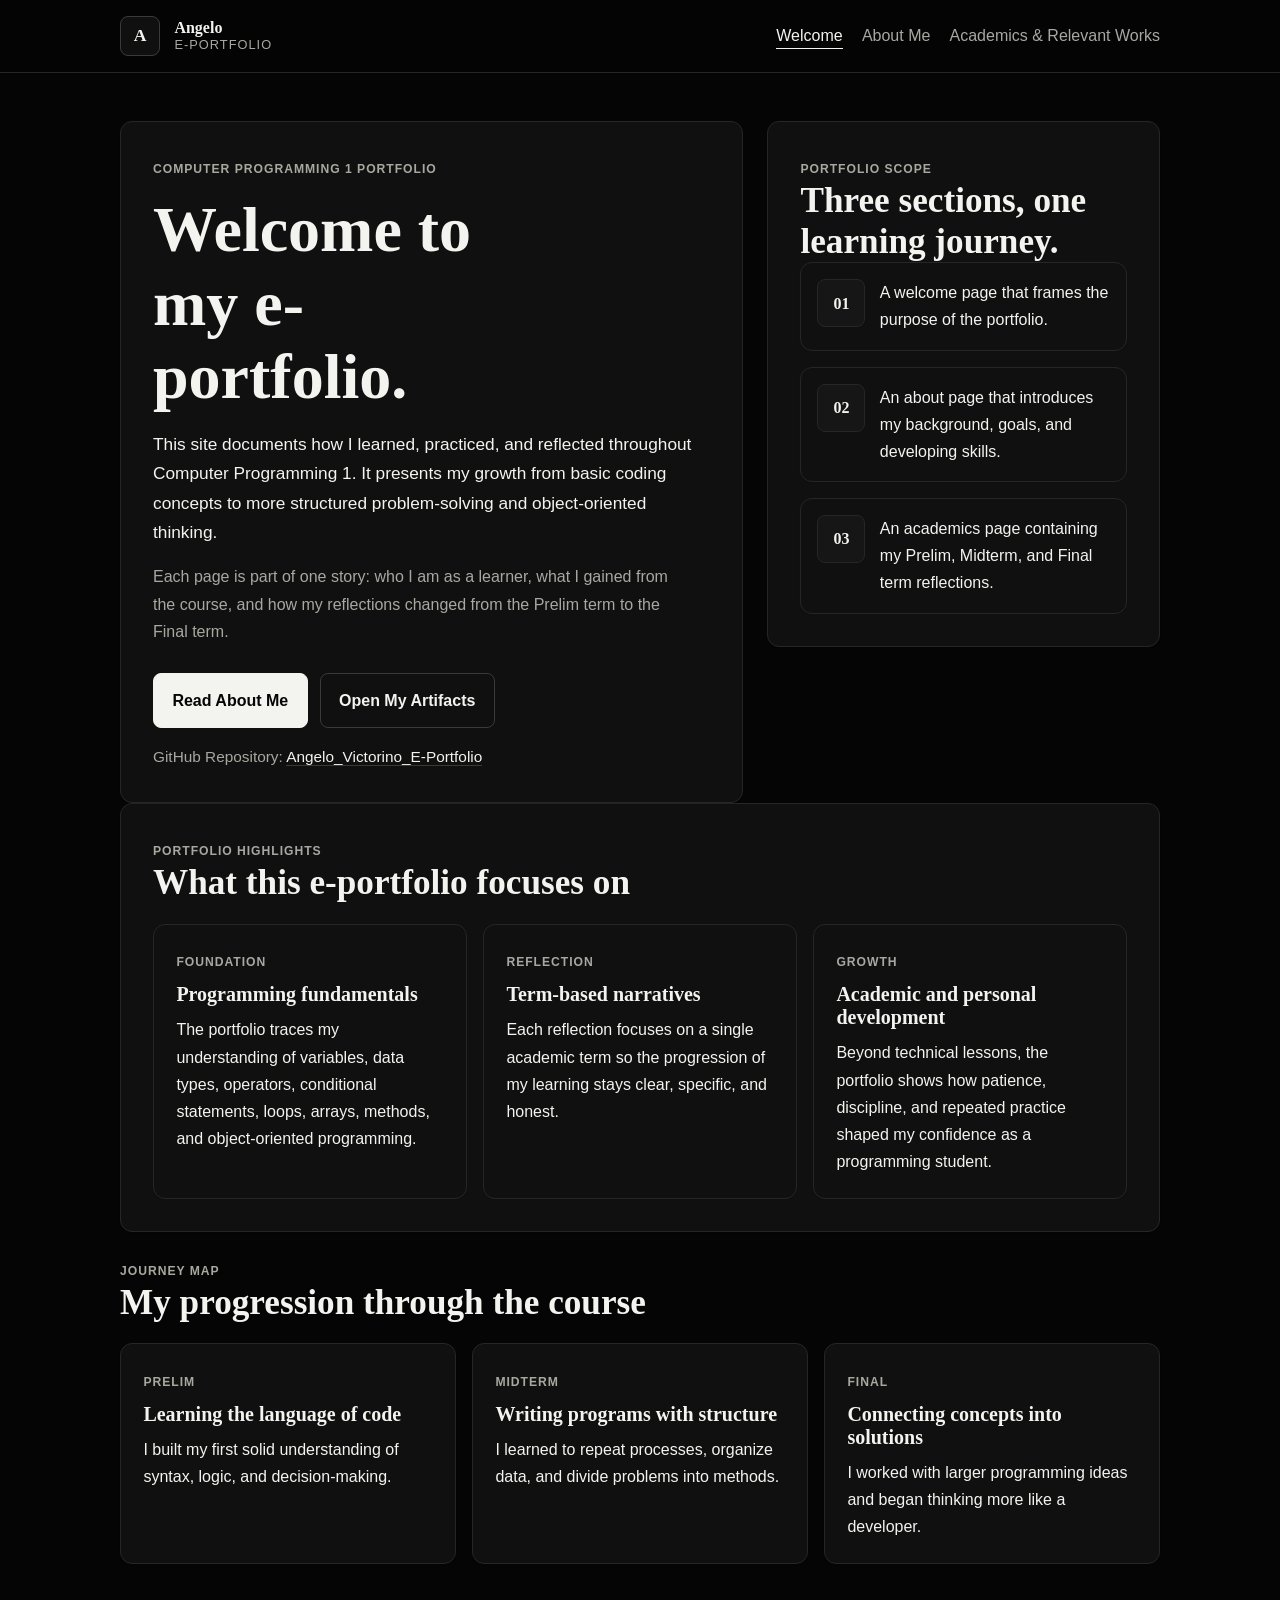
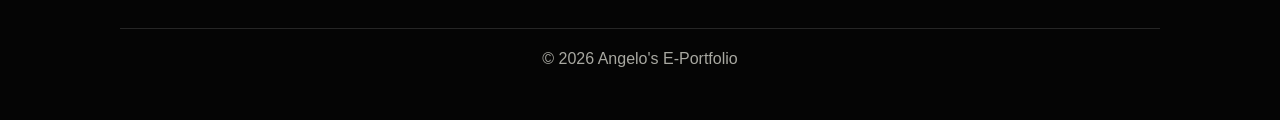
<file: index.html>
<!DOCTYPE html>
<html lang="en">
<head>
    <meta charset="UTF-8">
    <meta name="viewport" content="width=device-width, initial-scale=1.0">
    <title>Angelo's E-Portfolio</title>
    <link rel="stylesheet" href="style.css">
</head>
<body>
    <header class="site-header">
        <nav class="navbar">
            <a class="brand" href="index.html">
                <span class="brand-mark">A</span>
                <span class="brand-copy">
                    <strong>Angelo</strong>
                    <span>E-Portfolio</span>
                </span>
            </a>
            <ul class="nav-links">
                <li><a href="index.html" class="active">Welcome</a></li>
                <li><a href="about.html">About Me</a></li>
                <li><a href="academics.html">Academics &amp; Relevant Works</a></li>
            </ul>
        </nav>
    </header>

    <main>
        <section class="hero-section">
            <div class="hero-copy">
                <p class="eyebrow">Computer Programming 1 Portfolio</p>
                <h1>Welcome to my e-portfolio.</h1>
                <p class="lead">
                    This site documents how I learned, practiced, and reflected throughout Computer Programming 1.
                    It presents my growth from basic coding concepts to more structured problem-solving and
                    object-oriented thinking.
                </p>
                <p class="supporting-text">
                    Each page is part of one story: who I am as a learner, what I gained from the course, and
                    how my reflections changed from the Prelim term to the Final term.
                </p>
                <div class="cta-row">
                    <a class="button button-primary" href="about.html">Read About Me</a>
                    <a class="button button-secondary" href="academics.html">Open My Artifacts</a>
                </div>
                <p class="repo-note">
                    GitHub Repository:
                    <a
                        class="repo-link"
                        href="https://github.com/bunnnz871/Angelo_Victorino_E-Portfolio"
                        target="_blank"
                        rel="noopener noreferrer"
                    >Angelo_Victorino_E-Portfolio</a>
                </p>
            </div>

            <aside class="hero-panel">
                <p class="panel-label">Portfolio Scope</p>
                <h2>Three sections, one learning journey.</h2>
                <div class="panel-list">
                    <div class="panel-item">
                        <span>01</span>
                        <p>A welcome page that frames the purpose of the portfolio.</p>
                    </div>
                    <div class="panel-item">
                        <span>02</span>
                        <p>An about page that introduces my background, goals, and developing skills.</p>
                    </div>
                    <div class="panel-item">
                        <span>03</span>
                        <p>An academics page containing my Prelim, Midterm, and Final term reflections.</p>
                    </div>
                </div>
            </aside>
        </section>

        <section class="section-card">
            <div class="section-heading">
                <p class="eyebrow">Portfolio Highlights</p>
                <h2>What this e-portfolio focuses on</h2>
            </div>
            <div class="feature-grid">
                <article class="feature-card">
                    <p class="card-label">Foundation</p>
                    <h3>Programming fundamentals</h3>
                    <p>
                        The portfolio traces my understanding of variables, data types, operators,
                        conditional statements, loops, arrays, methods, and object-oriented programming.
                    </p>
                </article>
                <article class="feature-card">
                    <p class="card-label">Reflection</p>
                    <h3>Term-based narratives</h3>
                    <p>
                        Each reflection focuses on a single academic term so the progression of my learning
                        stays clear, specific, and honest.
                    </p>
                </article>
                <article class="feature-card">
                    <p class="card-label">Growth</p>
                    <h3>Academic and personal development</h3>
                    <p>
                        Beyond technical lessons, the portfolio shows how patience, discipline, and repeated
                        practice shaped my confidence as a programming student.
                    </p>
                </article>
            </div>
        </section>

        <section class="milestone-section">
            <div class="section-heading">
                <p class="eyebrow">Journey Map</p>
                <h2>My progression through the course</h2>
            </div>
            <div class="milestone-grid">
                <article class="milestone-card">
                    <span class="milestone-step">Prelim</span>
                    <h3>Learning the language of code</h3>
                    <p>I built my first solid understanding of syntax, logic, and decision-making.</p>
                </article>
                <article class="milestone-card">
                    <span class="milestone-step">Midterm</span>
                    <h3>Writing programs with structure</h3>
                    <p>I learned to repeat processes, organize data, and divide problems into methods.</p>
                </article>
                <article class="milestone-card">
                    <span class="milestone-step">Final</span>
                    <h3>Connecting concepts into solutions</h3>
                    <p>I worked with larger programming ideas and began thinking more like a developer.</p>
                </article>
            </div>
        </section>
    </main>

    <footer class="site-footer">
        <p>&copy; 2026 Angelo's E-Portfolio</p>
    </footer>
</body>
</html>
</file>
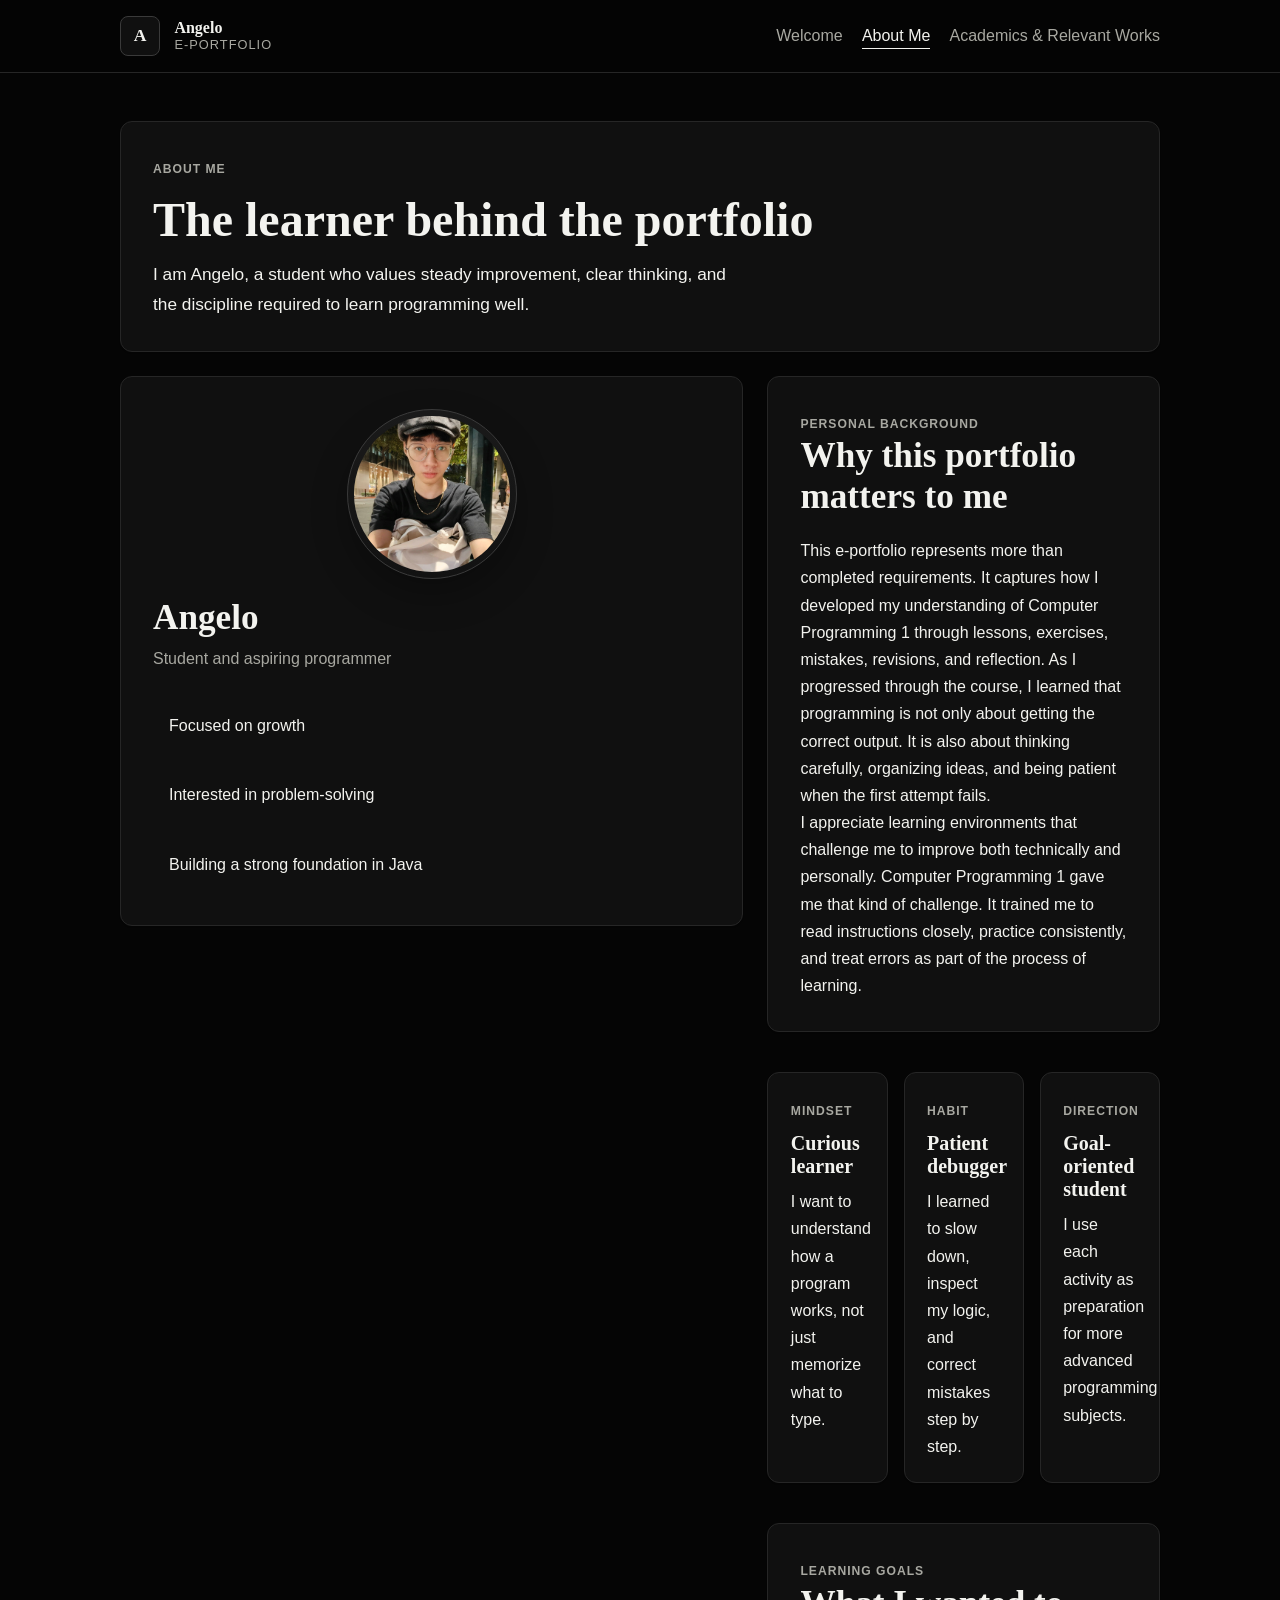
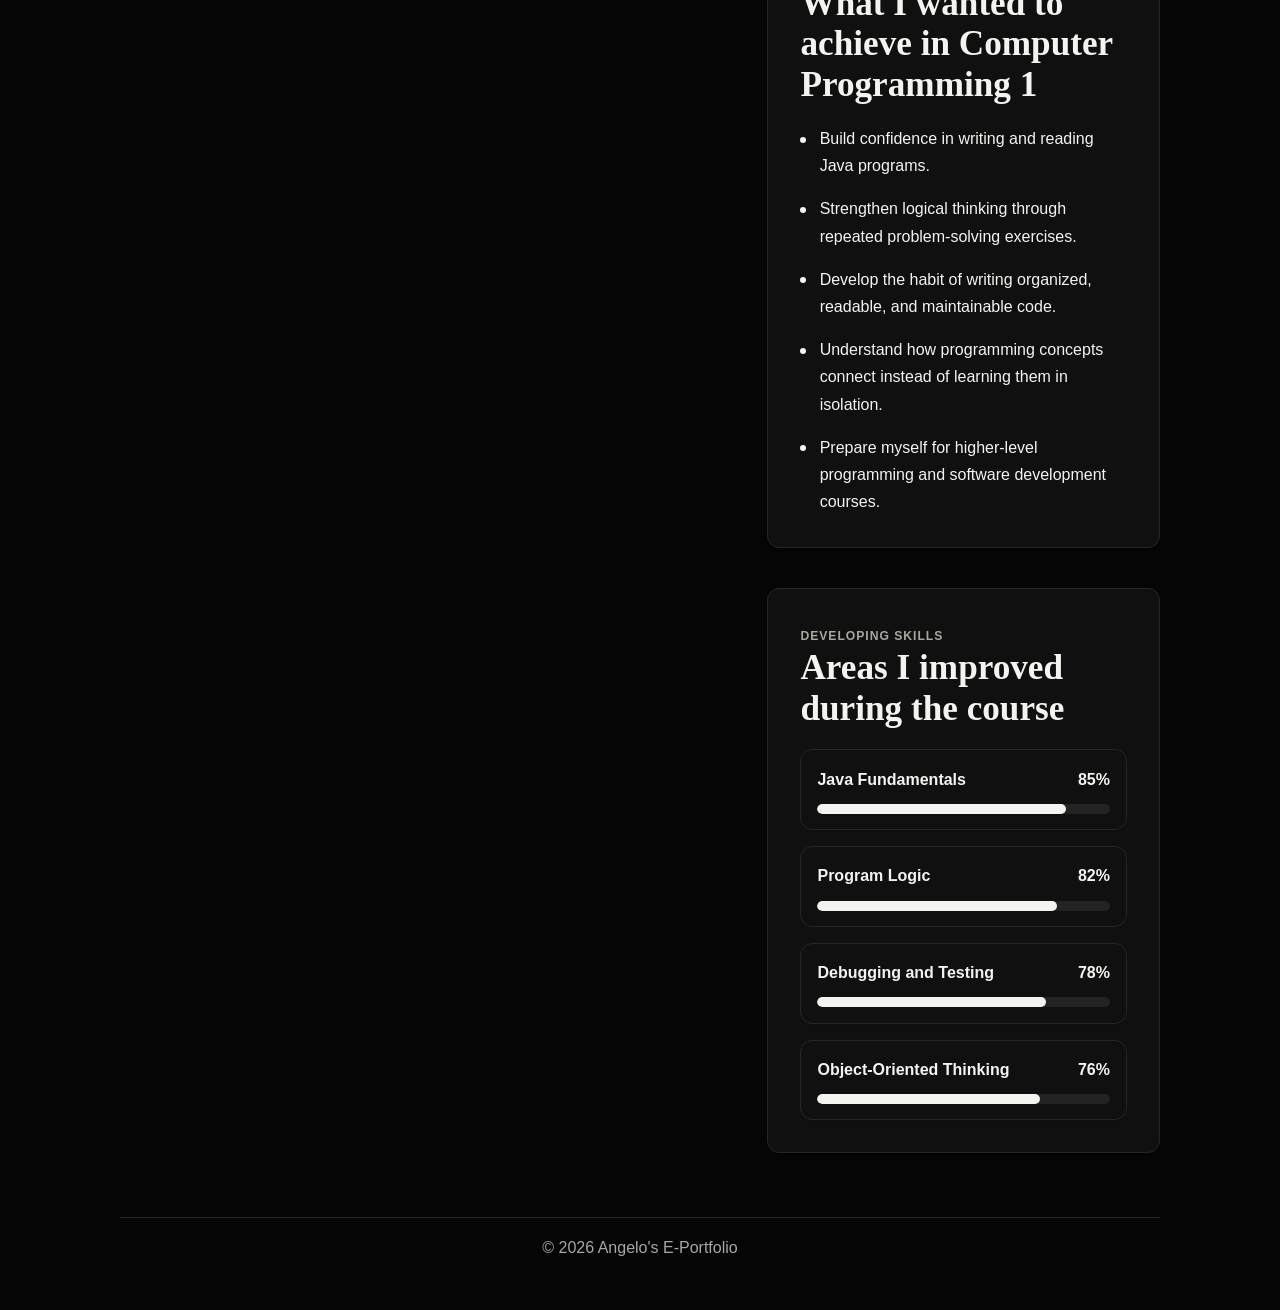
<file: about.html>
<!DOCTYPE html>
<html lang="en">
<head>
    <meta charset="UTF-8">
    <meta name="viewport" content="width=device-width, initial-scale=1.0">
    <title>About Me - Angelo's E-Portfolio</title>
    <link rel="stylesheet" href="style.css">
</head>
<body>
    <header class="site-header">
        <nav class="navbar">
            <a class="brand" href="index.html">
                <span class="brand-mark">A</span>
                <span class="brand-copy">
                    <strong>Angelo</strong>
                    <span>E-Portfolio</span>
                </span>
            </a>
            <ul class="nav-links">
                <li><a href="index.html">Welcome</a></li>
                <li><a href="about.html" class="active">About Me</a></li>
                <li><a href="academics.html">Academics &amp; Relevant Works</a></li>
            </ul>
        </nav>
    </header>

    <main>
        <section class="page-intro">
            <p class="eyebrow">About Me</p>
            <h1>The learner behind the portfolio</h1>
            <p class="lead">
                I am Angelo, a student who values steady improvement, clear thinking, and the discipline
                required to learn programming well.
            </p>
        </section>

        <section class="about-layout">
            <aside class="profile-card">
                <div class="profile-photo-wrap">
                    <img src="images/about-photo.jpg" alt="Portrait of Angelo" class="profile-photo">
                </div>
                <h2>Angelo</h2>
                <p>Student and aspiring programmer</p>
                <div class="profile-meta">
                    <span>Focused on growth</span>
                    <span>Interested in problem-solving</span>
                    <span>Building a strong foundation in Java</span>
                </div>
            </aside>

            <div class="content-stack">
                <article class="section-card">
                    <div class="section-heading">
                        <p class="eyebrow">Personal Background</p>
                        <h2>Why this portfolio matters to me</h2>
                    </div>
                    <p>
                        This e-portfolio represents more than completed requirements. It captures how I
                        developed my understanding of Computer Programming 1 through lessons, exercises,
                        mistakes, revisions, and reflection. As I progressed through the course, I learned
                        that programming is not only about getting the correct output. It is also about
                        thinking carefully, organizing ideas, and being patient when the first attempt fails.
                    </p>
                    <p>
                        I appreciate learning environments that challenge me to improve both technically and
                        personally. Computer Programming 1 gave me that kind of challenge. It trained me to
                        read instructions closely, practice consistently, and treat errors as part of the
                        process of learning.
                    </p>
                </article>

                <div class="three-up-grid">
                    <article class="mini-card">
                        <p class="card-label">Mindset</p>
                        <h3>Curious learner</h3>
                        <p>I want to understand how a program works, not just memorize what to type.</p>
                    </article>
                    <article class="mini-card">
                        <p class="card-label">Habit</p>
                        <h3>Patient debugger</h3>
                        <p>I learned to slow down, inspect my logic, and correct mistakes step by step.</p>
                    </article>
                    <article class="mini-card">
                        <p class="card-label">Direction</p>
                        <h3>Goal-oriented student</h3>
                        <p>I use each activity as preparation for more advanced programming subjects.</p>
                    </article>
                </div>

                <article class="section-card">
                    <div class="section-heading">
                        <p class="eyebrow">Learning Goals</p>
                        <h2>What I wanted to achieve in Computer Programming 1</h2>
                    </div>
                    <ul class="clean-list">
                        <li>Build confidence in writing and reading Java programs.</li>
                        <li>Strengthen logical thinking through repeated problem-solving exercises.</li>
                        <li>Develop the habit of writing organized, readable, and maintainable code.</li>
                        <li>Understand how programming concepts connect instead of learning them in isolation.</li>
                        <li>Prepare myself for higher-level programming and software development courses.</li>
                    </ul>
                </article>

                <article class="section-card">
                    <div class="section-heading">
                        <p class="eyebrow">Developing Skills</p>
                        <h2>Areas I improved during the course</h2>
                    </div>
                    <div class="skills-grid">
                        <div class="skill-item">
                            <div class="skill-topline">
                                <span>Java Fundamentals</span>
                                <span>85%</span>
                            </div>
                            <div class="skill-bar">
                                <div class="skill-progress" style="width: 85%;"></div>
                            </div>
                        </div>
                        <div class="skill-item">
                            <div class="skill-topline">
                                <span>Program Logic</span>
                                <span>82%</span>
                            </div>
                            <div class="skill-bar">
                                <div class="skill-progress" style="width: 82%;"></div>
                            </div>
                        </div>
                        <div class="skill-item">
                            <div class="skill-topline">
                                <span>Debugging and Testing</span>
                                <span>78%</span>
                            </div>
                            <div class="skill-bar">
                                <div class="skill-progress" style="width: 78%;"></div>
                            </div>
                        </div>
                        <div class="skill-item">
                            <div class="skill-topline">
                                <span>Object-Oriented Thinking</span>
                                <span>76%</span>
                            </div>
                            <div class="skill-bar">
                                <div class="skill-progress" style="width: 76%;"></div>
                            </div>
                        </div>
                    </div>
                </article>
            </div>
        </section>
    </main>

    <footer class="site-footer">
        <p>&copy; 2026 Angelo's E-Portfolio</p>
    </footer>
</body>
</html>
</file>
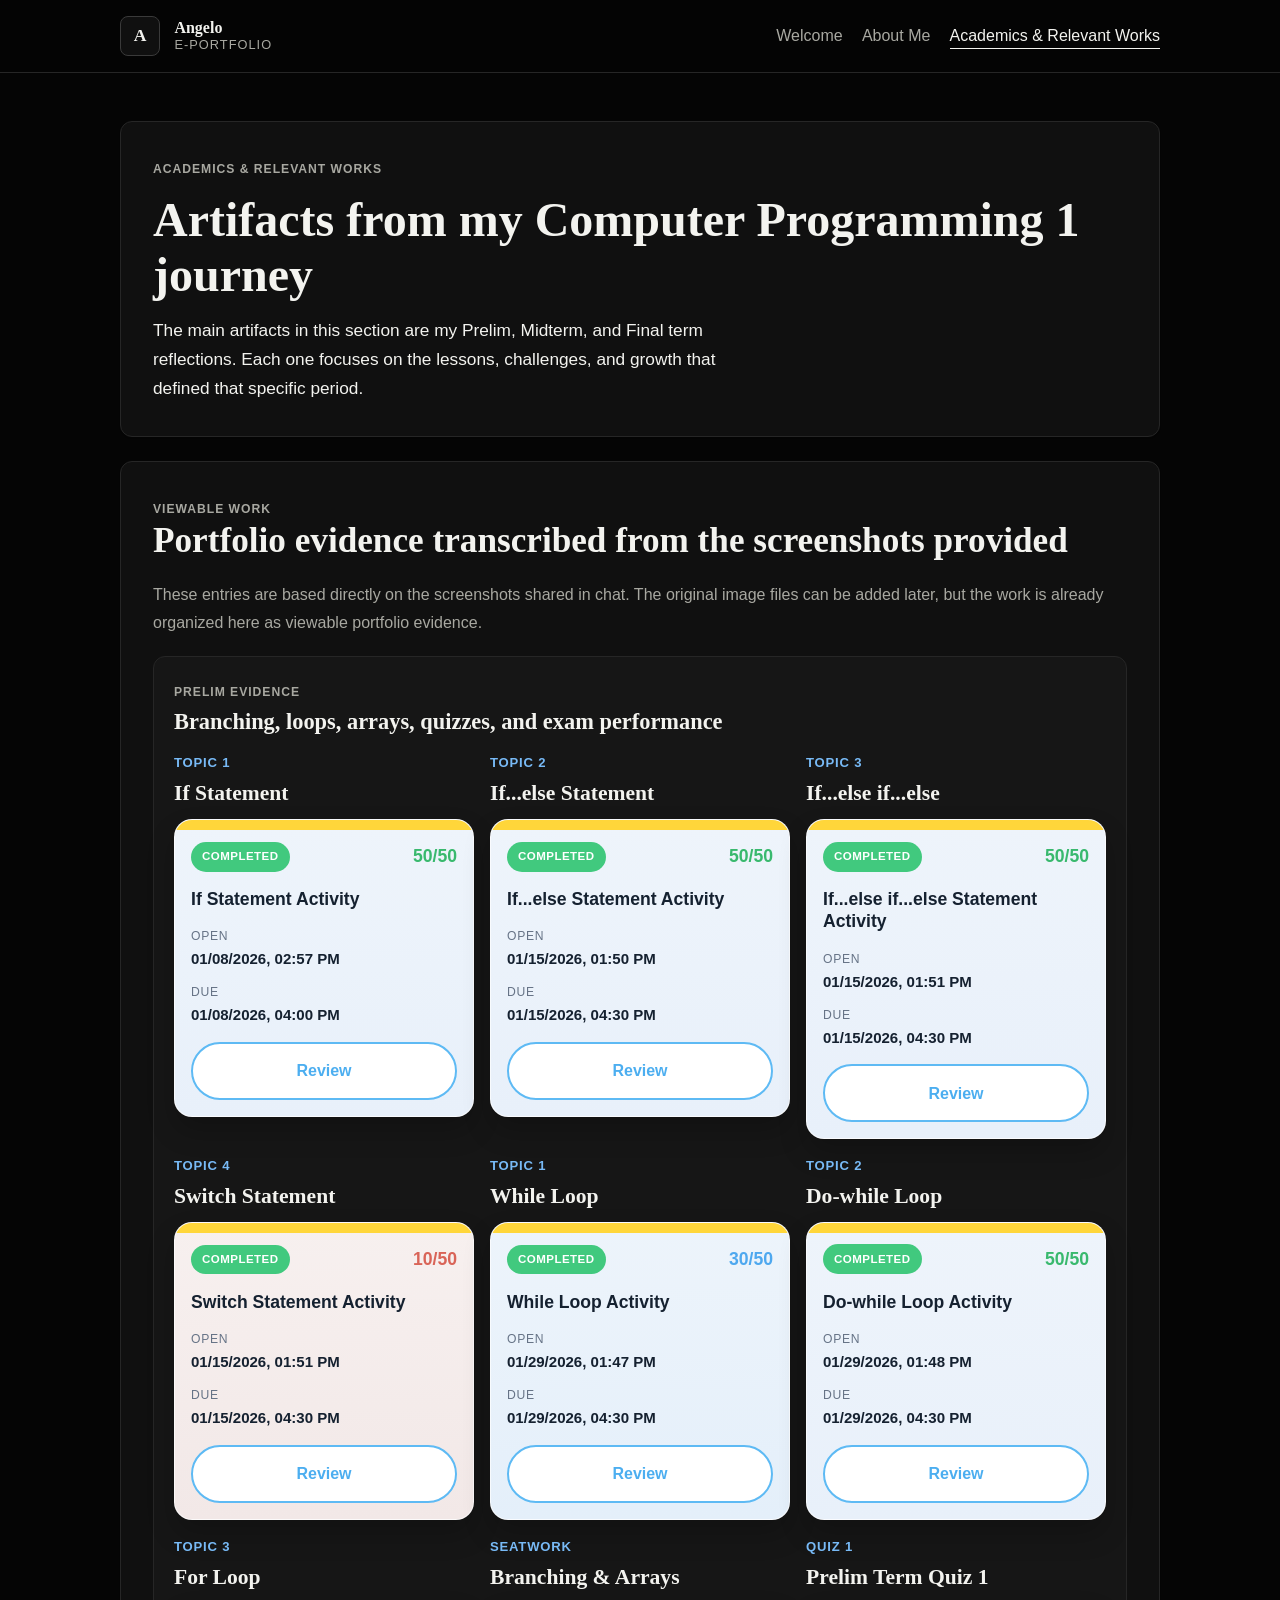
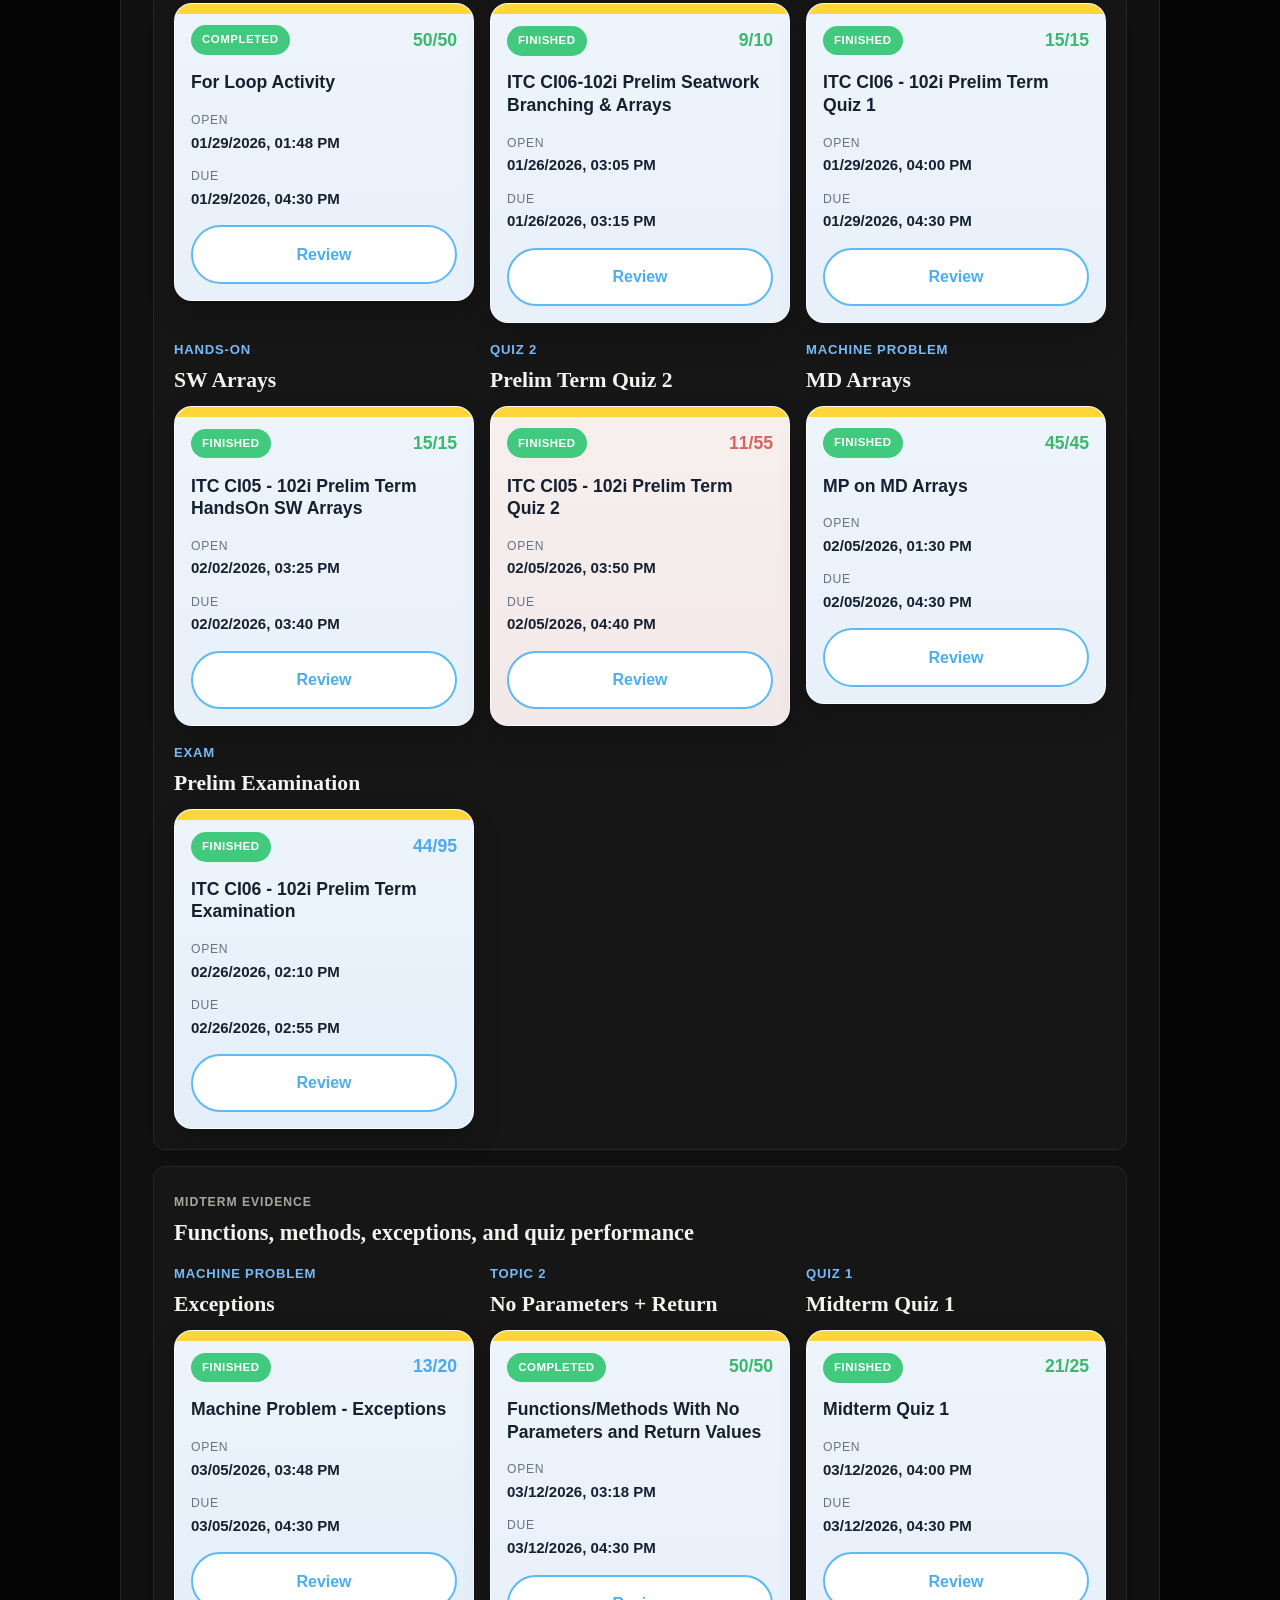
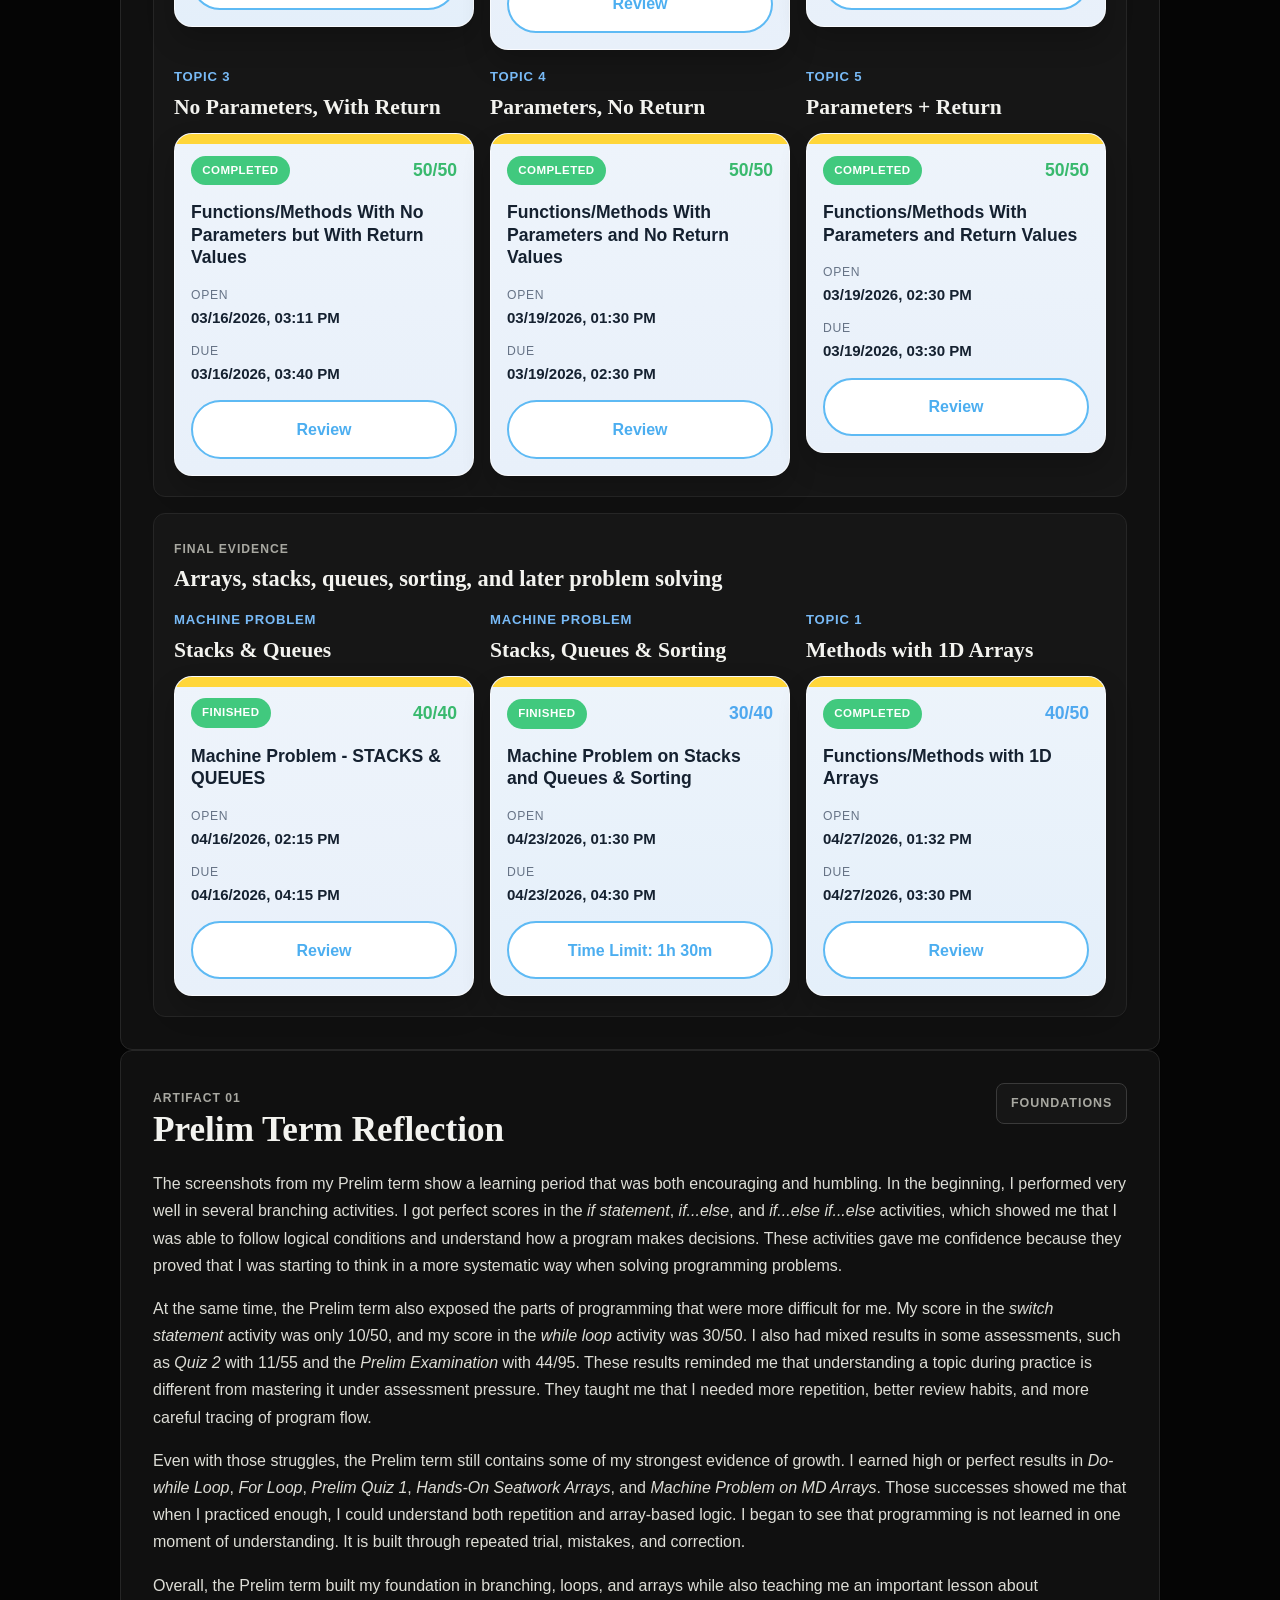
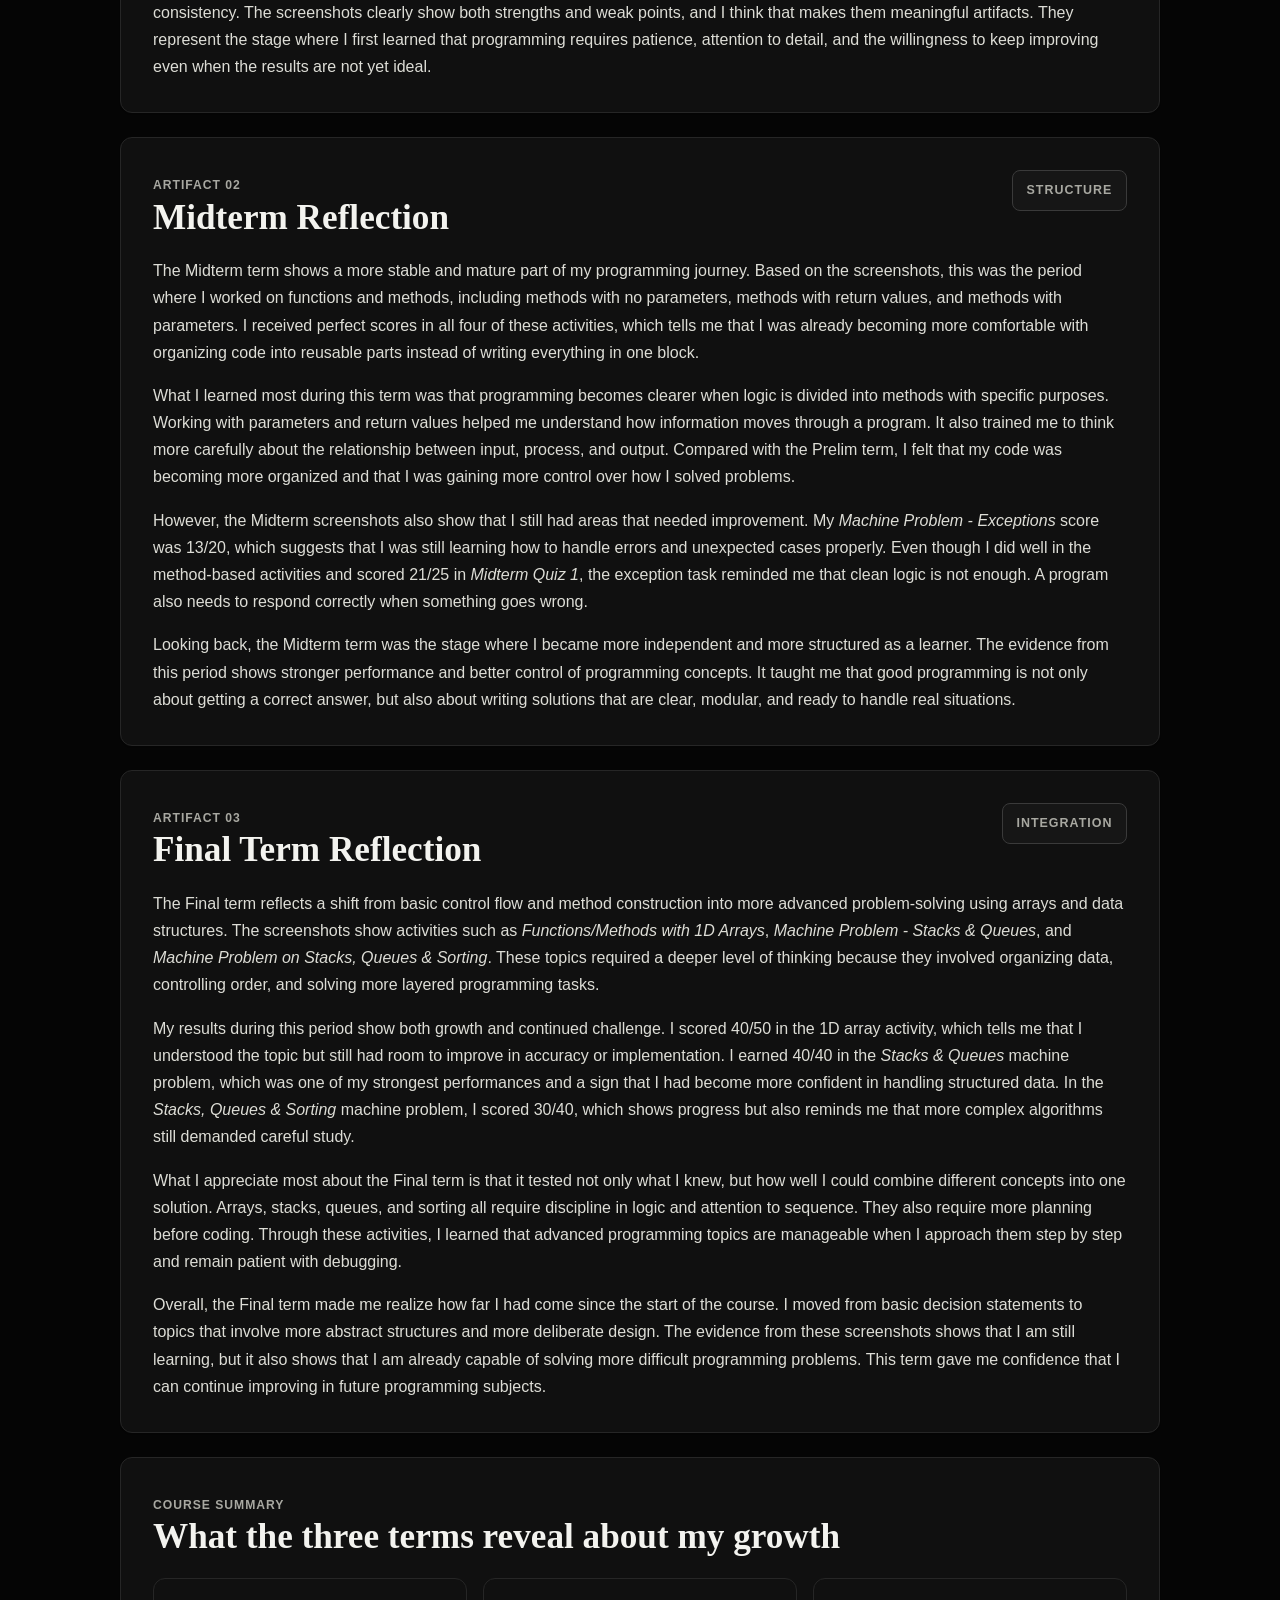
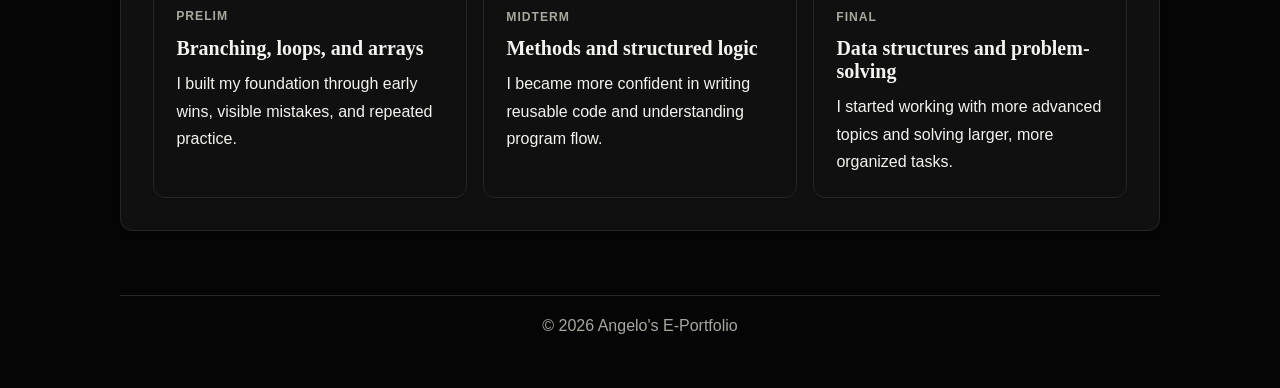
<file: academics.html>
<!DOCTYPE html>
<html lang="en">
<head>
    <meta charset="UTF-8">
    <meta name="viewport" content="width=device-width, initial-scale=1.0">
    <title>Academics &amp; Relevant Works - Angelo's E-Portfolio</title>
    <link rel="stylesheet" href="style.css">
</head>
<body>
    <header class="site-header">
        <nav class="navbar">
            <a class="brand" href="index.html">
                <span class="brand-mark">A</span>
                <span class="brand-copy">
                    <strong>Angelo</strong>
                    <span>E-Portfolio</span>
                </span>
            </a>
            <ul class="nav-links">
                <li><a href="index.html">Welcome</a></li>
                <li><a href="about.html">About Me</a></li>
                <li><a href="academics.html" class="active">Academics &amp; Relevant Works</a></li>
            </ul>
        </nav>
    </header>

    <main>
        <section class="page-intro">
            <p class="eyebrow">Academics &amp; Relevant Works</p>
            <h1>Artifacts from my Computer Programming 1 journey</h1>
            <p class="lead">
                The main artifacts in this section are my Prelim, Midterm, and Final term reflections.
                Each one focuses on the lessons, challenges, and growth that defined that specific period.
            </p>
        </section>

        <section class="section-card">
            <div class="section-heading">
                <p class="eyebrow">Viewable Work</p>
                <h2>Portfolio evidence transcribed from the screenshots provided</h2>
            </div>
            <p class="evidence-note">
                These entries are based directly on the screenshots shared in chat. The original image files can be
                added later, but the work is already organized here as viewable portfolio evidence.
            </p>

            <div class="term-groups">
                <section class="term-panel">
                    <div class="term-panel-header">
                        <p class="eyebrow">Prelim Evidence</p>
                        <h3>Branching, loops, arrays, quizzes, and exam performance</h3>
                    </div>
                    <div class="preview-grid">
                        <article class="preview-card preview-good" style="--delay: 0.02s;">
                            <p class="preview-topic">Topic 1</p>
                            <h4>If Statement</h4>
                            <div class="preview-sheet">
                                <div class="preview-head">
                                    <span class="preview-state">Completed</span>
                                    <span class="preview-grade">50/50</span>
                                </div>
                                <p class="preview-title">If Statement Activity</p>
                                <div class="preview-dates">
                                    <div><span>Open</span><strong>01/08/2026, 02:57 PM</strong></div>
                                    <div><span>Due</span><strong>01/08/2026, 04:00 PM</strong></div>
                                </div>
                                <span class="preview-action">Review</span>
                            </div>
                        </article>

                        <article class="preview-card preview-good" style="--delay: 0.05s;">
                            <p class="preview-topic">Topic 2</p>
                            <h4>If...else Statement</h4>
                            <div class="preview-sheet">
                                <div class="preview-head">
                                    <span class="preview-state">Completed</span>
                                    <span class="preview-grade">50/50</span>
                                </div>
                                <p class="preview-title">If...else Statement Activity</p>
                                <div class="preview-dates">
                                    <div><span>Open</span><strong>01/15/2026, 01:50 PM</strong></div>
                                    <div><span>Due</span><strong>01/15/2026, 04:30 PM</strong></div>
                                </div>
                                <span class="preview-action">Review</span>
                            </div>
                        </article>

                        <article class="preview-card preview-good" style="--delay: 0.08s;">
                            <p class="preview-topic">Topic 3</p>
                            <h4>If...else if...else</h4>
                            <div class="preview-sheet">
                                <div class="preview-head">
                                    <span class="preview-state">Completed</span>
                                    <span class="preview-grade">50/50</span>
                                </div>
                                <p class="preview-title">If...else if...else Statement Activity</p>
                                <div class="preview-dates">
                                    <div><span>Open</span><strong>01/15/2026, 01:51 PM</strong></div>
                                    <div><span>Due</span><strong>01/15/2026, 04:30 PM</strong></div>
                                </div>
                                <span class="preview-action">Review</span>
                            </div>
                        </article>

                        <article class="preview-card preview-low" style="--delay: 0.11s;">
                            <p class="preview-topic">Topic 4</p>
                            <h4>Switch Statement</h4>
                            <div class="preview-sheet">
                                <div class="preview-head">
                                    <span class="preview-state">Completed</span>
                                    <span class="preview-grade">10/50</span>
                                </div>
                                <p class="preview-title">Switch Statement Activity</p>
                                <div class="preview-dates">
                                    <div><span>Open</span><strong>01/15/2026, 01:51 PM</strong></div>
                                    <div><span>Due</span><strong>01/15/2026, 04:30 PM</strong></div>
                                </div>
                                <span class="preview-action">Review</span>
                            </div>
                        </article>

                        <article class="preview-card preview-mid" style="--delay: 0.14s;">
                            <p class="preview-topic">Topic 1</p>
                            <h4>While Loop</h4>
                            <div class="preview-sheet">
                                <div class="preview-head">
                                    <span class="preview-state">Completed</span>
                                    <span class="preview-grade">30/50</span>
                                </div>
                                <p class="preview-title">While Loop Activity</p>
                                <div class="preview-dates">
                                    <div><span>Open</span><strong>01/29/2026, 01:47 PM</strong></div>
                                    <div><span>Due</span><strong>01/29/2026, 04:30 PM</strong></div>
                                </div>
                                <span class="preview-action">Review</span>
                            </div>
                        </article>

                        <article class="preview-card preview-good" style="--delay: 0.17s;">
                            <p class="preview-topic">Topic 2</p>
                            <h4>Do-while Loop</h4>
                            <div class="preview-sheet">
                                <div class="preview-head">
                                    <span class="preview-state">Completed</span>
                                    <span class="preview-grade">50/50</span>
                                </div>
                                <p class="preview-title">Do-while Loop Activity</p>
                                <div class="preview-dates">
                                    <div><span>Open</span><strong>01/29/2026, 01:48 PM</strong></div>
                                    <div><span>Due</span><strong>01/29/2026, 04:30 PM</strong></div>
                                </div>
                                <span class="preview-action">Review</span>
                            </div>
                        </article>

                        <article class="preview-card preview-good" style="--delay: 0.20s;">
                            <p class="preview-topic">Topic 3</p>
                            <h4>For Loop</h4>
                            <div class="preview-sheet">
                                <div class="preview-head">
                                    <span class="preview-state">Completed</span>
                                    <span class="preview-grade">50/50</span>
                                </div>
                                <p class="preview-title">For Loop Activity</p>
                                <div class="preview-dates">
                                    <div><span>Open</span><strong>01/29/2026, 01:48 PM</strong></div>
                                    <div><span>Due</span><strong>01/29/2026, 04:30 PM</strong></div>
                                </div>
                                <span class="preview-action">Review</span>
                            </div>
                        </article>

                        <article class="preview-card preview-good" style="--delay: 0.23s;">
                            <p class="preview-topic">Seatwork</p>
                            <h4>Branching &amp; Arrays</h4>
                            <div class="preview-sheet">
                                <div class="preview-head">
                                    <span class="preview-state">Finished</span>
                                    <span class="preview-grade">9/10</span>
                                </div>
                                <p class="preview-title">ITC CI06-102i Prelim Seatwork Branching &amp; Arrays</p>
                                <div class="preview-dates">
                                    <div><span>Open</span><strong>01/26/2026, 03:05 PM</strong></div>
                                    <div><span>Due</span><strong>01/26/2026, 03:15 PM</strong></div>
                                </div>
                                <span class="preview-action">Review</span>
                            </div>
                        </article>

                        <article class="preview-card preview-good" style="--delay: 0.26s;">
                            <p class="preview-topic">Quiz 1</p>
                            <h4>Prelim Term Quiz 1</h4>
                            <div class="preview-sheet">
                                <div class="preview-head">
                                    <span class="preview-state">Finished</span>
                                    <span class="preview-grade">15/15</span>
                                </div>
                                <p class="preview-title">ITC CI06 - 102i Prelim Term Quiz 1</p>
                                <div class="preview-dates">
                                    <div><span>Open</span><strong>01/29/2026, 04:00 PM</strong></div>
                                    <div><span>Due</span><strong>01/29/2026, 04:30 PM</strong></div>
                                </div>
                                <span class="preview-action">Review</span>
                            </div>
                        </article>

                        <article class="preview-card preview-good" style="--delay: 0.29s;">
                            <p class="preview-topic">Hands-On</p>
                            <h4>SW Arrays</h4>
                            <div class="preview-sheet">
                                <div class="preview-head">
                                    <span class="preview-state">Finished</span>
                                    <span class="preview-grade">15/15</span>
                                </div>
                                <p class="preview-title">ITC CI05 - 102i Prelim Term HandsOn SW Arrays</p>
                                <div class="preview-dates">
                                    <div><span>Open</span><strong>02/02/2026, 03:25 PM</strong></div>
                                    <div><span>Due</span><strong>02/02/2026, 03:40 PM</strong></div>
                                </div>
                                <span class="preview-action">Review</span>
                            </div>
                        </article>

                        <article class="preview-card preview-low" style="--delay: 0.32s;">
                            <p class="preview-topic">Quiz 2</p>
                            <h4>Prelim Term Quiz 2</h4>
                            <div class="preview-sheet">
                                <div class="preview-head">
                                    <span class="preview-state">Finished</span>
                                    <span class="preview-grade">11/55</span>
                                </div>
                                <p class="preview-title">ITC CI05 - 102i Prelim Term Quiz 2</p>
                                <div class="preview-dates">
                                    <div><span>Open</span><strong>02/05/2026, 03:50 PM</strong></div>
                                    <div><span>Due</span><strong>02/05/2026, 04:40 PM</strong></div>
                                </div>
                                <span class="preview-action">Review</span>
                            </div>
                        </article>

                        <article class="preview-card preview-good" style="--delay: 0.35s;">
                            <p class="preview-topic">Machine Problem</p>
                            <h4>MD Arrays</h4>
                            <div class="preview-sheet">
                                <div class="preview-head">
                                    <span class="preview-state">Finished</span>
                                    <span class="preview-grade">45/45</span>
                                </div>
                                <p class="preview-title">MP on MD Arrays</p>
                                <div class="preview-dates">
                                    <div><span>Open</span><strong>02/05/2026, 01:30 PM</strong></div>
                                    <div><span>Due</span><strong>02/05/2026, 04:30 PM</strong></div>
                                </div>
                                <span class="preview-action">Review</span>
                            </div>
                        </article>

                        <article class="preview-card preview-mid" style="--delay: 0.38s;">
                            <p class="preview-topic">Exam</p>
                            <h4>Prelim Examination</h4>
                            <div class="preview-sheet">
                                <div class="preview-head">
                                    <span class="preview-state">Finished</span>
                                    <span class="preview-grade">44/95</span>
                                </div>
                                <p class="preview-title">ITC CI06 - 102i Prelim Term Examination</p>
                                <div class="preview-dates">
                                    <div><span>Open</span><strong>02/26/2026, 02:10 PM</strong></div>
                                    <div><span>Due</span><strong>02/26/2026, 02:55 PM</strong></div>
                                </div>
                                <span class="preview-action">Review</span>
                            </div>
                        </article>
                    </div>
                </section>

                <section class="term-panel">
                    <div class="term-panel-header">
                        <p class="eyebrow">Midterm Evidence</p>
                        <h3>Functions, methods, exceptions, and quiz performance</h3>
                    </div>
                    <div class="preview-grid">
                        <article class="preview-card preview-mid" style="--delay: 0.03s;">
                            <p class="preview-topic">Machine Problem</p>
                            <h4>Exceptions</h4>
                            <div class="preview-sheet">
                                <div class="preview-head">
                                    <span class="preview-state">Finished</span>
                                    <span class="preview-grade">13/20</span>
                                </div>
                                <p class="preview-title">Machine Problem - Exceptions</p>
                                <div class="preview-dates">
                                    <div><span>Open</span><strong>03/05/2026, 03:48 PM</strong></div>
                                    <div><span>Due</span><strong>03/05/2026, 04:30 PM</strong></div>
                                </div>
                                <span class="preview-action">Review</span>
                            </div>
                        </article>

                        <article class="preview-card preview-good" style="--delay: 0.06s;">
                            <p class="preview-topic">Topic 2</p>
                            <h4>No Parameters + Return</h4>
                            <div class="preview-sheet">
                                <div class="preview-head">
                                    <span class="preview-state">Completed</span>
                                    <span class="preview-grade">50/50</span>
                                </div>
                                <p class="preview-title">Functions/Methods With No Parameters and Return Values</p>
                                <div class="preview-dates">
                                    <div><span>Open</span><strong>03/12/2026, 03:18 PM</strong></div>
                                    <div><span>Due</span><strong>03/12/2026, 04:30 PM</strong></div>
                                </div>
                                <span class="preview-action">Review</span>
                            </div>
                        </article>

                        <article class="preview-card preview-good" style="--delay: 0.09s;">
                            <p class="preview-topic">Quiz 1</p>
                            <h4>Midterm Quiz 1</h4>
                            <div class="preview-sheet">
                                <div class="preview-head">
                                    <span class="preview-state">Finished</span>
                                    <span class="preview-grade">21/25</span>
                                </div>
                                <p class="preview-title">Midterm Quiz 1</p>
                                <div class="preview-dates">
                                    <div><span>Open</span><strong>03/12/2026, 04:00 PM</strong></div>
                                    <div><span>Due</span><strong>03/12/2026, 04:30 PM</strong></div>
                                </div>
                                <span class="preview-action">Review</span>
                            </div>
                        </article>

                        <article class="preview-card preview-good" style="--delay: 0.12s;">
                            <p class="preview-topic">Topic 3</p>
                            <h4>No Parameters, With Return</h4>
                            <div class="preview-sheet">
                                <div class="preview-head">
                                    <span class="preview-state">Completed</span>
                                    <span class="preview-grade">50/50</span>
                                </div>
                                <p class="preview-title">Functions/Methods With No Parameters but With Return Values</p>
                                <div class="preview-dates">
                                    <div><span>Open</span><strong>03/16/2026, 03:11 PM</strong></div>
                                    <div><span>Due</span><strong>03/16/2026, 03:40 PM</strong></div>
                                </div>
                                <span class="preview-action">Review</span>
                            </div>
                        </article>

                        <article class="preview-card preview-good" style="--delay: 0.15s;">
                            <p class="preview-topic">Topic 4</p>
                            <h4>Parameters, No Return</h4>
                            <div class="preview-sheet">
                                <div class="preview-head">
                                    <span class="preview-state">Completed</span>
                                    <span class="preview-grade">50/50</span>
                                </div>
                                <p class="preview-title">Functions/Methods With Parameters and No Return Values</p>
                                <div class="preview-dates">
                                    <div><span>Open</span><strong>03/19/2026, 01:30 PM</strong></div>
                                    <div><span>Due</span><strong>03/19/2026, 02:30 PM</strong></div>
                                </div>
                                <span class="preview-action">Review</span>
                            </div>
                        </article>

                        <article class="preview-card preview-good" style="--delay: 0.18s;">
                            <p class="preview-topic">Topic 5</p>
                            <h4>Parameters + Return</h4>
                            <div class="preview-sheet">
                                <div class="preview-head">
                                    <span class="preview-state">Completed</span>
                                    <span class="preview-grade">50/50</span>
                                </div>
                                <p class="preview-title">Functions/Methods With Parameters and Return Values</p>
                                <div class="preview-dates">
                                    <div><span>Open</span><strong>03/19/2026, 02:30 PM</strong></div>
                                    <div><span>Due</span><strong>03/19/2026, 03:30 PM</strong></div>
                                </div>
                                <span class="preview-action">Review</span>
                            </div>
                        </article>
                    </div>
                </section>

                <section class="term-panel">
                    <div class="term-panel-header">
                        <p class="eyebrow">Final Evidence</p>
                        <h3>Arrays, stacks, queues, sorting, and later problem solving</h3>
                    </div>
                    <div class="preview-grid">
                        <article class="preview-card preview-good" style="--delay: 0.04s;">
                            <p class="preview-topic">Machine Problem</p>
                            <h4>Stacks &amp; Queues</h4>
                            <div class="preview-sheet">
                                <div class="preview-head">
                                    <span class="preview-state">Finished</span>
                                    <span class="preview-grade">40/40</span>
                                </div>
                                <p class="preview-title">Machine Problem - STACKS &amp; QUEUES</p>
                                <div class="preview-dates">
                                    <div><span>Open</span><strong>04/16/2026, 02:15 PM</strong></div>
                                    <div><span>Due</span><strong>04/16/2026, 04:15 PM</strong></div>
                                </div>
                                <span class="preview-action">Review</span>
                            </div>
                        </article>

                        <article class="preview-card preview-mid" style="--delay: 0.08s;">
                            <p class="preview-topic">Machine Problem</p>
                            <h4>Stacks, Queues &amp; Sorting</h4>
                            <div class="preview-sheet">
                                <div class="preview-head">
                                    <span class="preview-state">Finished</span>
                                    <span class="preview-grade">30/40</span>
                                </div>
                                <p class="preview-title">Machine Problem on Stacks and Queues &amp; Sorting</p>
                                <div class="preview-dates">
                                    <div><span>Open</span><strong>04/23/2026, 01:30 PM</strong></div>
                                    <div><span>Due</span><strong>04/23/2026, 04:30 PM</strong></div>
                                </div>
                                <span class="preview-action">Time Limit: 1h 30m</span>
                            </div>
                        </article>

                        <article class="preview-card preview-mid" style="--delay: 0.12s;">
                            <p class="preview-topic">Topic 1</p>
                            <h4>Methods with 1D Arrays</h4>
                            <div class="preview-sheet">
                                <div class="preview-head">
                                    <span class="preview-state">Completed</span>
                                    <span class="preview-grade">40/50</span>
                                </div>
                                <p class="preview-title">Functions/Methods with 1D Arrays</p>
                                <div class="preview-dates">
                                    <div><span>Open</span><strong>04/27/2026, 01:32 PM</strong></div>
                                    <div><span>Due</span><strong>04/27/2026, 03:30 PM</strong></div>
                                </div>
                                <span class="preview-action">Review</span>
                            </div>
                        </article>
                    </div>
                </section>
            </div>
        </section>

        <section class="reflection-card">
            <div class="reflection-heading">
                <div>
                    <p class="card-label">Artifact 01</p>
                    <h2>Prelim Term Reflection</h2>
                </div>
                <span class="term-badge">Foundations</span>
            </div>
            <div class="reflection-body">
                <p>
                    The screenshots from my Prelim term show a learning period that was both encouraging and
                    humbling. In the beginning, I performed very well in several branching activities. I got
                    perfect scores in the <em>if statement</em>, <em>if...else</em>, and <em>if...else if...else</em>
                    activities, which showed me that I was able to follow logical conditions and understand how
                    a program makes decisions. These activities gave me confidence because they proved that I was
                    starting to think in a more systematic way when solving programming problems.
                </p>
                <p>
                    At the same time, the Prelim term also exposed the parts of programming that were more difficult
                    for me. My score in the <em>switch statement</em> activity was only 10/50, and my score in the
                    <em>while loop</em> activity was 30/50. I also had mixed results in some assessments, such as
                    <em>Quiz 2</em> with 11/55 and the <em>Prelim Examination</em> with 44/95. These results reminded
                    me that understanding a topic during practice is different from mastering it under assessment
                    pressure. They taught me that I needed more repetition, better review habits, and more careful
                    tracing of program flow.
                </p>
                <p>
                    Even with those struggles, the Prelim term still contains some of my strongest evidence of growth.
                    I earned high or perfect results in <em>Do-while Loop</em>, <em>For Loop</em>, <em>Prelim Quiz 1</em>,
                    <em>Hands-On Seatwork Arrays</em>, and <em>Machine Problem on MD Arrays</em>. Those successes showed
                    me that when I practiced enough, I could understand both repetition and array-based logic. I began
                    to see that programming is not learned in one moment of understanding. It is built through repeated
                    trial, mistakes, and correction.
                </p>
                <p>
                    Overall, the Prelim term built my foundation in branching, loops, and arrays while also teaching
                    me an important lesson about consistency. The screenshots clearly show both strengths and weak
                    points, and I think that makes them meaningful artifacts. They represent the stage where I first
                    learned that programming requires patience, attention to detail, and the willingness to keep
                    improving even when the results are not yet ideal.
                </p>
            </div>
        </section>

        <section class="reflection-card">
            <div class="reflection-heading">
                <div>
                    <p class="card-label">Artifact 02</p>
                    <h2>Midterm Reflection</h2>
                </div>
                <span class="term-badge">Structure</span>
            </div>
            <div class="reflection-body">
                <p>
                    The Midterm term shows a more stable and mature part of my programming journey. Based on the
                    screenshots, this was the period where I worked on functions and methods, including methods
                    with no parameters, methods with return values, and methods with parameters. I received
                    perfect scores in all four of these activities, which tells me that I was already becoming
                    more comfortable with organizing code into reusable parts instead of writing everything in
                    one block.
                </p>
                <p>
                    What I learned most during this term was that programming becomes clearer when logic is divided
                    into methods with specific purposes. Working with parameters and return values helped me understand
                    how information moves through a program. It also trained me to think more carefully about the
                    relationship between input, process, and output. Compared with the Prelim term, I felt that my
                    code was becoming more organized and that I was gaining more control over how I solved problems.
                </p>
                <p>
                    However, the Midterm screenshots also show that I still had areas that needed improvement.
                    My <em>Machine Problem - Exceptions</em> score was 13/20, which suggests that I was still learning
                    how to handle errors and unexpected cases properly. Even though I did well in the method-based
                    activities and scored 21/25 in <em>Midterm Quiz 1</em>, the exception task reminded me that clean
                    logic is not enough. A program also needs to respond correctly when something goes wrong.
                </p>
                <p>
                    Looking back, the Midterm term was the stage where I became more independent and more structured
                    as a learner. The evidence from this period shows stronger performance and better control of
                    programming concepts. It taught me that good programming is not only about getting a correct
                    answer, but also about writing solutions that are clear, modular, and ready to handle real
                    situations.
                </p>
            </div>
        </section>

        <section class="reflection-card">
            <div class="reflection-heading">
                <div>
                    <p class="card-label">Artifact 03</p>
                    <h2>Final Term Reflection</h2>
                </div>
                <span class="term-badge">Integration</span>
            </div>
            <div class="reflection-body">
                <p>
                    The Final term reflects a shift from basic control flow and method construction into more advanced
                    problem-solving using arrays and data structures. The screenshots show activities such as
                    <em>Functions/Methods with 1D Arrays</em>, <em>Machine Problem - Stacks &amp; Queues</em>, and
                    <em>Machine Problem on Stacks, Queues &amp; Sorting</em>. These topics required a deeper level of
                    thinking because they involved organizing data, controlling order, and solving more layered
                    programming tasks.
                </p>
                <p>
                    My results during this period show both growth and continued challenge. I scored 40/50 in the
                    1D array activity, which tells me that I understood the topic but still had room to improve in
                    accuracy or implementation. I earned 40/40 in the <em>Stacks &amp; Queues</em> machine problem,
                    which was one of my strongest performances and a sign that I had become more confident in handling
                    structured data. In the <em>Stacks, Queues &amp; Sorting</em> machine problem, I scored 30/40,
                    which shows progress but also reminds me that more complex algorithms still demanded careful study.
                </p>
                <p>
                    What I appreciate most about the Final term is that it tested not only what I knew, but how well
                    I could combine different concepts into one solution. Arrays, stacks, queues, and sorting all
                    require discipline in logic and attention to sequence. They also require more planning before
                    coding. Through these activities, I learned that advanced programming topics are manageable when
                    I approach them step by step and remain patient with debugging.
                </p>
                <p>
                    Overall, the Final term made me realize how far I had come since the start of the course. I moved
                    from basic decision statements to topics that involve more abstract structures and more deliberate
                    design. The evidence from these screenshots shows that I am still learning, but it also shows that
                    I am already capable of solving more difficult programming problems. This term gave me confidence
                    that I can continue improving in future programming subjects.
                </p>
            </div>
        </section>

        <section class="section-card">
            <div class="section-heading">
                <p class="eyebrow">Course Summary</p>
                <h2>What the three terms reveal about my growth</h2>
            </div>
            <div class="milestone-grid">
                <article class="milestone-card">
                    <span class="milestone-step">Prelim</span>
                    <h3>Branching, loops, and arrays</h3>
                    <p>I built my foundation through early wins, visible mistakes, and repeated practice.</p>
                </article>
                <article class="milestone-card">
                    <span class="milestone-step">Midterm</span>
                    <h3>Methods and structured logic</h3>
                    <p>I became more confident in writing reusable code and understanding program flow.</p>
                </article>
                <article class="milestone-card">
                    <span class="milestone-step">Final</span>
                    <h3>Data structures and problem-solving</h3>
                    <p>I started working with more advanced topics and solving larger, more organized tasks.</p>
                </article>
            </div>
        </section>
    </main>

    <footer class="site-footer">
        <p>&copy; 2026 Angelo's E-Portfolio</p>
    </footer>
</body>
</html>
</file>
<file: style.css>
:root {
    --bg: #050505;
    --surface: #101010;
    --surface-soft: #161616;
    --text: #f3f3ef;
    --muted: #a8a8a1;
    --line: #262626;
    --line-strong: #3a3a3a;
    --accent: #f3f3ef;
    --accent-soft: #1b1b1b;
    --radius-lg: 16px;
    --radius-md: 12px;
    --radius-sm: 8px;
    --shadow: 0 1px 2px rgba(0, 0, 0, 0.04);
}

* {
    box-sizing: border-box;
    margin: 0;
    padding: 0;
}

html {
    scroll-behavior: smooth;
}

body {
    background: var(--bg);
    color: var(--text);
    font-family: "Trebuchet MS", "Lucida Sans Unicode", sans-serif;
    line-height: 1.7;
}

a {
    color: inherit;
    text-decoration: none;
}

ul {
    list-style: none;
}

.site-header {
    position: sticky;
    top: 0;
    z-index: 20;
    background: rgba(5, 5, 5, 0.94);
    border-bottom: 1px solid var(--line);
    backdrop-filter: blur(8px);
}

.navbar,
main,
.site-footer p {
    width: min(1040px, calc(100% - 2rem));
    margin: 0 auto;
}

.navbar {
    display: flex;
    justify-content: space-between;
    align-items: center;
    gap: 1rem;
    padding: 1rem 0;
}

.brand {
    display: inline-flex;
    align-items: center;
    gap: 0.9rem;
}

.brand-mark {
    width: 40px;
    height: 40px;
    display: grid;
    place-items: center;
    border: 1px solid var(--line-strong);
    border-radius: var(--radius-sm);
    background: var(--surface);
    font-family: Georgia, "Times New Roman", serif;
    font-size: 1.1rem;
    font-weight: 700;
}

.brand-copy {
    display: flex;
    flex-direction: column;
    gap: 0.1rem;
    line-height: 1.05;
}

.brand-copy strong {
    font-size: 1rem;
    font-family: Georgia, "Times New Roman", serif;
    font-weight: 700;
}

.brand-copy span:last-child {
    font-size: 0.8rem;
    color: var(--muted);
    text-transform: uppercase;
    letter-spacing: 0.08em;
}

.nav-links {
    display: flex;
    flex-wrap: wrap;
    gap: 1.2rem;
}

.nav-links a {
    padding: 0.2rem 0;
    color: var(--muted);
    border-bottom: 1px solid transparent;
    transition: color 0.2s ease, border-color 0.2s ease;
}

.nav-links a:hover,
.nav-links a.active {
    color: var(--text);
    border-color: var(--text);
}

main {
    padding: 3rem 0 4rem;
}

.hero-section,
.about-layout {
    display: grid;
    grid-template-columns: 1.35fr 0.85fr;
    gap: 1.5rem;
    align-items: start;
}

.hero-copy,
.hero-panel,
.page-intro,
.section-card,
.profile-card,
.artifact-strip,
.reflection-card,
.mini-card,
.feature-card,
.milestone-card,
.artifact-chip,
.panel-item,
.skill-item {
    background: var(--surface);
    border: 1px solid var(--line);
    border-radius: var(--radius-md);
    box-shadow: var(--shadow);
}

.hero-copy,
.hero-panel,
.page-intro,
.section-card,
.profile-card,
.reflection-card {
    padding: 2rem;
}

.page-intro {
    margin-bottom: 1.5rem;
    animation: smooth-reveal 0.75s cubic-bezier(0.22, 1, 0.36, 1) both;
}

.page-intro h1,
.hero-copy h1,
.section-heading h2,
.reflection-heading h2,
.hero-panel h2,
.profile-card h2,
.feature-card h3,
.mini-card h3,
.milestone-card h3,
.artifact-chip p {
    font-family: Georgia, "Times New Roman", serif;
    line-height: 1.15;
}

.hero-copy h1 {
    font-size: clamp(2.5rem, 5vw, 4rem);
    max-width: 10ch;
    margin: 0.75rem 0 1rem;
}

.page-intro h1 {
    font-size: clamp(2rem, 4vw, 3rem);
    margin: 0.65rem 0 0.85rem;
}

.hero-panel h2,
.section-heading h2,
.reflection-heading h2,
.profile-card h2 {
    font-size: clamp(1.7rem, 3vw, 2.2rem);
}

.eyebrow,
.card-label,
.panel-label,
.milestone-step,
.artifact-chip span {
    display: inline-block;
    color: var(--muted);
    font-size: 0.76rem;
    font-weight: 700;
    text-transform: uppercase;
    letter-spacing: 0.08em;
}

.lead {
    max-width: 62ch;
    font-size: 1.08rem;
}

.supporting-text {
    max-width: 58ch;
    margin-top: 1rem;
    color: var(--muted);
}

.cta-row {
    display: flex;
    flex-wrap: wrap;
    gap: 0.75rem;
    margin-top: 1.75rem;
}

.repo-note {
    margin-top: 1rem;
    color: var(--muted);
    font-size: 0.96rem;
}

.repo-link {
    color: var(--text);
    border-bottom: 1px solid var(--line-strong);
    transition: color 0.2s ease, border-color 0.2s ease;
}

.repo-link:hover {
    color: #ffffff;
    border-color: var(--text);
}

.button {
    display: inline-flex;
    align-items: center;
    justify-content: center;
    min-height: 44px;
    padding: 0.8rem 1.15rem;
    border: 1px solid var(--line-strong);
    border-radius: var(--radius-sm);
    font-weight: 700;
    transition: background 0.2s ease, color 0.2s ease, border-color 0.2s ease;
}

.button-primary {
    background: var(--accent);
    border-color: var(--accent);
    color: #050505;
}

.button-primary:hover {
    background: #ffffff;
}

.button-secondary {
    background: var(--surface);
}

.button-secondary:hover {
    background: var(--accent-soft);
}

.panel-list,
.skills-grid,
.clean-list,
.reflection-body,
.content-stack {
    display: grid;
    gap: 1rem;
}

.panel-item {
    display: grid;
    grid-template-columns: 48px 1fr;
    gap: 0.9rem;
    align-items: start;
    padding: 1rem;
}

.panel-item span {
    width: 48px;
    height: 48px;
    display: grid;
    place-items: center;
    border: 1px solid var(--line);
    border-radius: var(--radius-sm);
    background: var(--surface-soft);
    font-family: Georgia, "Times New Roman", serif;
    font-weight: 700;
}

.section-heading {
    margin-bottom: 1.25rem;
}

.feature-grid,
.three-up-grid,
.milestone-grid,
.artifact-strip,
.evidence-gallery {
    display: grid;
    gap: 1rem;
}

.feature-grid,
.three-up-grid,
.milestone-grid {
    grid-template-columns: repeat(3, minmax(0, 1fr));
}

.evidence-gallery {
    grid-template-columns: repeat(3, minmax(0, 1fr));
}

.feature-card,
.mini-card,
.milestone-card,
.artifact-chip,
.evidence-card {
    padding: 1.4rem;
}

.feature-card h3,
.mini-card h3,
.milestone-card h3 {
    font-size: 1.25rem;
    margin: 0.55rem 0 0.65rem;
}

.milestone-section,
.section-card + .section-card,
.section-card + .three-up-grid,
.three-up-grid + .section-card,
.artifact-strip + .reflection-card,
.reflection-card + .reflection-card,
.reflection-card + .section-card {
    margin-top: 1.5rem;
}

.artifact-strip,
.term-panel,
.reflection-card,
.milestone-card {
    animation: smooth-reveal 0.8s cubic-bezier(0.22, 1, 0.36, 1) both;
}

.profile-card {
    position: sticky;
    top: 5.5rem;
}

.profile-badge {
    width: 72px;
    height: 72px;
    display: grid;
    place-items: center;
    border: 1px solid var(--line-strong);
    border-radius: var(--radius-md);
    background: var(--surface-soft);
    font-family: Georgia, "Times New Roman", serif;
    font-size: 1.6rem;
    font-weight: 700;
    margin-bottom: 1rem;
}

.profile-photo-wrap {
    width: 170px;
    height: 170px;
    margin: 0 auto 1.2rem;
    padding: 6px;
    border-radius: 50%;
    background: linear-gradient(180deg, #1a1a1a 0%, #121212 100%);
    border: 1px solid var(--line-strong);
    box-shadow: 0 16px 36px rgba(0, 0, 0, 0.28);
    overflow: hidden;
}

.profile-photo-placeholder {
    display: grid;
    place-items: center;
    background: radial-gradient(circle at 30% 30%, #222222 0%, #101010 72%);
}

.profile-photo-placeholder span {
    color: #f3f3ef;
    font-family: Georgia, "Times New Roman", serif;
    font-size: 3rem;
    font-weight: 700;
    letter-spacing: 0.04em;
}

.profile-photo {
    width: 100%;
    height: 100%;
    display: block;
    object-fit: cover;
    object-position: center top;
    border-radius: 50%;
}

.profile-card > p {
    color: var(--muted);
    margin-top: 0.4rem;
}

.profile-meta {
    display: grid;
    gap: 0.75rem;
    margin-top: 1.5rem;
}

.profile-meta span,
.skill-item {
    padding: 0.95rem 1rem;
}

.clean-list li {
    position: relative;
    padding-left: 1.2rem;
}

.clean-list li::before {
    content: "";
    position: absolute;
    left: 0;
    top: 0.72rem;
    width: 6px;
    height: 6px;
    border-radius: 50%;
    background: var(--text);
}

.skill-topline {
    display: flex;
    justify-content: space-between;
    gap: 1rem;
    margin-bottom: 0.7rem;
    font-weight: 700;
}

.skill-bar {
    width: 100%;
    height: 10px;
    border-radius: 999px;
    background: #232323;
    overflow: hidden;
}

.skill-progress {
    height: 100%;
    border-radius: 999px;
    background: #f3f3ef;
}

.artifact-strip {
    grid-template-columns: repeat(3, minmax(0, 1fr));
    padding: 1rem;
}

.artifact-chip p {
    margin-top: 0.45rem;
    font-size: 1.05rem;
}

.evidence-card h3 {
    font-family: Georgia, "Times New Roman", serif;
    font-size: 1.3rem;
    line-height: 1.2;
    margin: 0.85rem 0 0.75rem;
}

.evidence-top,
.evidence-meta {
    display: flex;
    flex-direction: column;
    gap: 0.5rem;
}

.evidence-top {
    align-items: flex-start;
    margin-bottom: 0.2rem;
}

.topic-pill,
.score-pill {
    display: inline-flex;
    align-items: center;
    justify-content: center;
    min-height: 30px;
    padding: 0.35rem 0.7rem;
    border: 1px solid var(--line-strong);
    border-radius: 999px;
    font-size: 0.75rem;
    font-weight: 700;
    letter-spacing: 0.06em;
    text-transform: uppercase;
}

.topic-pill {
    background: var(--surface-soft);
    color: var(--muted);
}

.score-pill {
    background: var(--accent);
    border-color: var(--accent);
    color: #050505;
}

.evidence-card p {
    color: #ddddd6;
}

.evidence-meta {
    margin-top: 1rem;
    padding-top: 1rem;
    border-top: 1px solid var(--line);
    color: var(--muted);
    font-size: 0.92rem;
}

.evidence-note {
    color: var(--muted);
    margin-bottom: 1.25rem;
}

.term-groups {
    display: grid;
    gap: 1rem;
}

.term-panel {
    padding: 1.25rem;
    border: 1px solid var(--line);
    border-radius: var(--radius-md);
    background: var(--surface-soft);
    transition: border-color 0.25s ease, transform 0.25s ease;
}

.term-panel:hover {
    transform: translateY(-2px);
    border-color: var(--line-strong);
}

.term-panel-header {
    margin-bottom: 1rem;
}

.term-panel-header h3 {
    margin-top: 0.35rem;
    font-family: Georgia, "Times New Roman", serif;
    font-size: 1.4rem;
    line-height: 1.2;
}

.evidence-list {
    display: grid;
    gap: 0.8rem;
}

.preview-grid {
    display: grid;
    grid-template-columns: repeat(auto-fit, minmax(250px, 1fr));
    gap: 1rem;
}

.preview-card {
    opacity: 0;
    transform: translateY(18px);
    animation: smooth-reveal 0.85s cubic-bezier(0.22, 1, 0.36, 1) forwards;
    animation-delay: var(--delay, 0s);
}

.preview-topic {
    margin-bottom: 0.4rem;
    color: #78baf6;
    font-size: 0.82rem;
    font-weight: 700;
    letter-spacing: 0.06em;
    text-transform: uppercase;
}

.preview-card h4 {
    font-family: Georgia, "Times New Roman", serif;
    font-size: 1.35rem;
    line-height: 1.18;
    margin-bottom: 0.8rem;
}

.preview-sheet {
    position: relative;
    padding: 1rem;
    border-radius: 18px;
    background: linear-gradient(180deg, #eef4fb 0%, #e8f0fa 100%);
    color: #152130;
    overflow: hidden;
    border: 1px solid rgba(255, 255, 255, 0.7);
    box-shadow: 0 14px 28px rgba(0, 0, 0, 0.2);
    transition: transform 0.3s ease, box-shadow 0.3s ease;
}

.preview-sheet::before {
    content: "";
    position: absolute;
    inset: 0 0 auto 0;
    height: 10px;
    background: #ffd63a;
}

.preview-card:hover .preview-sheet {
    transform: translateY(-4px);
    box-shadow: 0 18px 34px rgba(0, 0, 0, 0.28);
}

.preview-head {
    display: flex;
    justify-content: space-between;
    align-items: center;
    gap: 0.8rem;
    padding-top: 0.35rem;
}

.preview-state {
    display: inline-flex;
    align-items: center;
    justify-content: center;
    min-height: 28px;
    padding: 0.32rem 0.7rem;
    border-radius: 999px;
    background: #41c97e;
    color: #ffffff;
    font-size: 0.72rem;
    font-weight: 700;
    letter-spacing: 0.04em;
    text-transform: uppercase;
}

.preview-grade {
    font-size: 1.1rem;
    font-weight: 800;
}

.preview-title {
    margin-top: 1rem;
    font-size: 1.1rem;
    font-weight: 800;
    line-height: 1.28;
}

.preview-dates {
    display: grid;
    gap: 0.8rem;
    margin-top: 1rem;
}

.preview-dates span {
    display: block;
    color: #667386;
    font-size: 0.76rem;
    text-transform: uppercase;
    letter-spacing: 0.06em;
}

.preview-dates strong {
    display: block;
    margin-top: 0.14rem;
    font-size: 0.94rem;
    line-height: 1.35;
}

.preview-action {
    display: block;
    margin-top: 1rem;
    padding: 0.85rem 1rem;
    border: 2px solid #5ebaf4;
    border-radius: 999px;
    color: #4caef0;
    font-weight: 800;
    text-align: center;
    background: #ffffff;
}

.preview-good .preview-grade {
    color: #39b96e;
}

.preview-mid .preview-grade {
    color: #4ea8ef;
}

.preview-low .preview-grade {
    color: #d96458;
}

.preview-low .preview-sheet {
    background: linear-gradient(180deg, #f7f0ef 0%, #f2e8e7 100%);
}

.preview-mid .preview-sheet {
    background: linear-gradient(180deg, #edf4fb 0%, #e4effa 100%);
}

.evidence-item {
    display: flex;
    justify-content: space-between;
    gap: 1rem;
    align-items: flex-start;
    padding: 1rem;
    border: 1px solid var(--line);
    border-radius: var(--radius-sm);
    background: var(--surface);
}

.evidence-item h4 {
    font-size: 1rem;
    line-height: 1.3;
}

.evidence-item p {
    margin-top: 0.2rem;
    color: var(--muted);
    font-size: 0.93rem;
}

.score-low {
    background: #3a1414;
    border-color: #6d2929;
    color: #ffb4b4;
}

.score-mid {
    background: #182230;
    border-color: #2d4d73;
    color: #9dd2ff;
}

.reflection-heading {
    display: flex;
    justify-content: space-between;
    gap: 1rem;
    align-items: flex-start;
    margin-bottom: 1.2rem;
}

.term-badge {
    display: inline-flex;
    align-items: center;
    justify-content: center;
    padding: 0.55rem 0.85rem;
    border: 1px solid var(--line-strong);
    border-radius: var(--radius-sm);
    background: var(--surface-soft);
    color: var(--muted);
    font-size: 0.78rem;
    font-weight: 700;
    text-transform: uppercase;
    letter-spacing: 0.08em;
}

.reflection-body {
    color: #ddddd6;
    text-align: left;
}

.site-footer {
    padding: 0 0 2rem;
}

.site-footer p {
    padding: 1rem 0;
    border-top: 1px solid var(--line);
    color: var(--muted);
    text-align: center;
}

@keyframes smooth-reveal {
    from {
        opacity: 0;
        transform: translateY(18px);
    }
    to {
        opacity: 1;
        transform: translateY(0);
    }
}

@media (max-width: 960px) {
    .hero-section,
    .about-layout,
    .feature-grid,
    .three-up-grid,
    .milestone-grid,
    .artifact-strip,
    .evidence-gallery {
        grid-template-columns: 1fr;
    }

    .navbar {
        flex-direction: column;
        align-items: flex-start;
    }

    .nav-links {
        gap: 0.9rem;
    }

    .profile-card {
        position: static;
    }
}

@media (max-width: 720px) {
    .navbar,
    main,
    .site-footer p {
        width: min(1040px, calc(100% - 1rem));
    }

    .nav-links {
        flex-direction: column;
        align-items: flex-start;
        width: 100%;
    }

    .nav-links a {
        width: 100%;
    }

    .hero-copy,
    .hero-panel,
    .page-intro,
    .section-card,
    .profile-card,
    .reflection-card {
        padding: 1.4rem;
    }

    .term-panel {
        padding: 1rem;
    }

    .preview-grid {
        grid-template-columns: 1fr;
    }

    .reflection-heading {
        flex-direction: column;
    }

    .cta-row {
        flex-direction: column;
    }

    .button {
        width: 100%;
    }

    .evidence-item {
        flex-direction: column;
    }

    .preview-action {
        padding: 0.75rem 0.9rem;
    }
}
</file>
